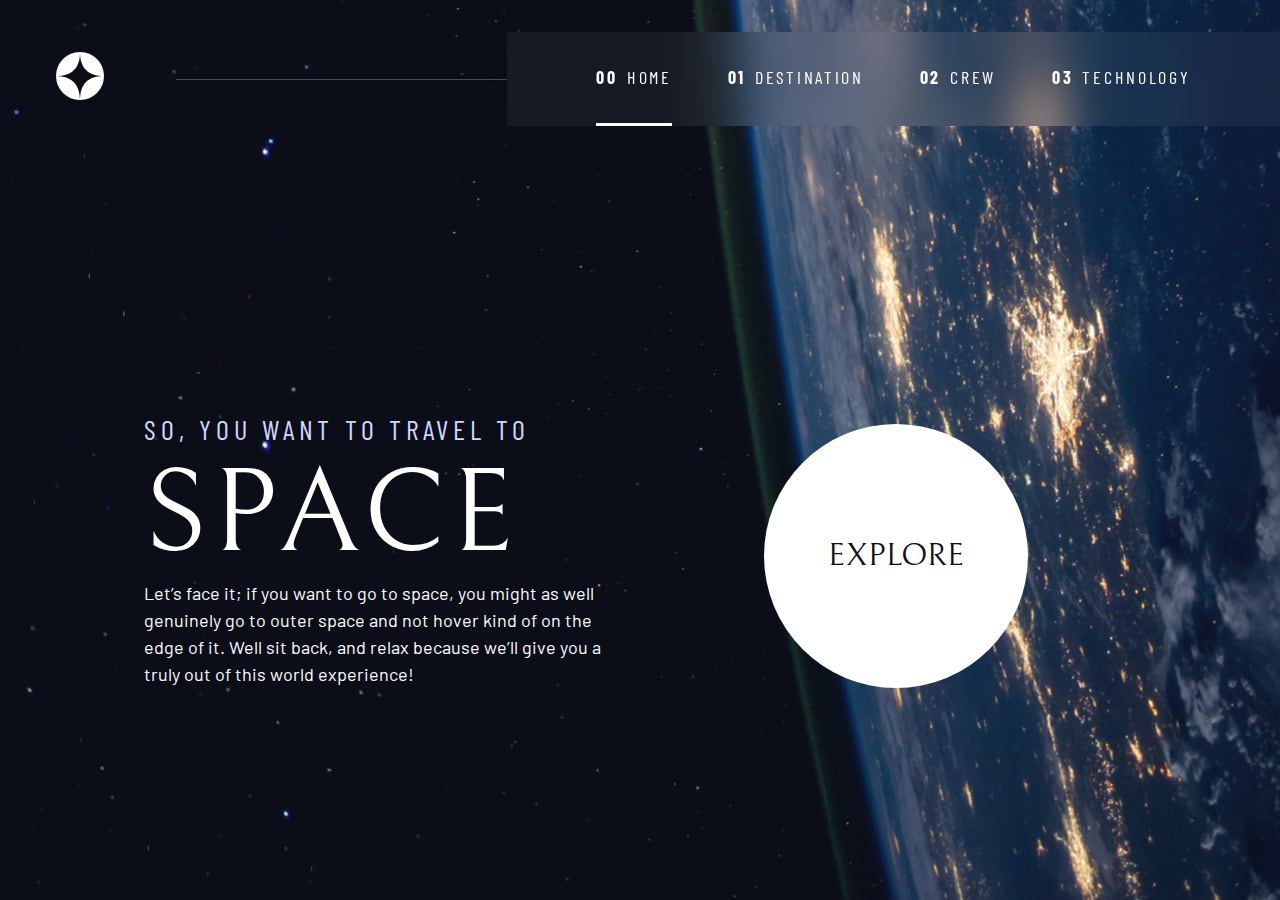
<file: index.html>
<!DOCTYPE html>
<html lang="en">
<head>
  <meta charset="UTF-8">
  <meta name="viewport" content="width=device-width, initial-scale=1.0">

  <link rel="icon" type="image/png" sizes="32x32" href="imgs/favicon-32x32.png">
  <!-- Google fonts -->
  <link rel="preconnect" href="https://fonts.googleapis.com">
  <link rel="preconnect" href="https://fonts.gstatic.com" crossorigin>
  <link href="https://fonts.googleapis.com/css2?family=Barlow+Condensed:wght@400;700&family=Bellefair&family=Barlow:wght@400;700&display=swap"
      rel="stylesheet">
      
  <!-- Our custom CSS -->
  <link rel="stylesheet" href="index.css">
  <title>Travel to Space</title>
  <script src="index.js" defer></script>
</head>
<body class="home">
  <a class="skip-to-content" href="#main">Skip to content</a>
  <header class="primary-header flex">
    <div>
      <img src="imgs/logo.svg" alt="space tourism logo" class="logo">
    </div>
    <button class="mobile-nav-toggle" aria-controls="primary-navigation"><span class="sr-only" aria-expanded="false">Menu</span></button>
    <nav>
        <ul id="primary-navigation" data-visible="false" class="primary-navigation underline-indicators flex">
            <li class="active"><a class="ff-sans-cond uppercase text-white letter-spacing-2" href="index.html"><span aria-hidden="true">00</span>Home</a>
            <li><a class="ff-sans-cond uppercase text-white letter-spacing-2" href="destination.html"><span aria-hidden="true">01</span>Destination</a>
            <li><a class="ff-sans-cond uppercase text-white letter-spacing-2" href="crew.html"><span aria-hidden="true">02</span>Crew</a>
            <li><a class="ff-sans-cond uppercase text-white letter-spacing-2" href="technology.html"><span aria-hidden="true">03</span>Technology</a>
        </ul>
    </nav>
  </header>
  
  <main id="main" class="grid-container grid-container--home">
    <div>
      <h1 class="text-accent fs-500 ff-sans-cond uppercase letter-spacing-1">So, you want to travel to
      <span class="d-block fs-900 ff-serif text-white">Space</span></h1>
      
      <p>Let’s face it; if you want to go to space, you might as well genuinely go to 
      outer space and not hover kind of on the edge of it. Well sit back, and relax 
      because we’ll give you a truly out of this world experience! </p>
    </div>
    <div>
      <a href="#" class="large-button uppercase ff-serif text-dark bg-white">Explore</a>
    </div>
  </main>


</body>
</html>
</file>
<file: index.css>
/* Custom properties   */

:root {
    /* colors */
    --clr-dark: 230 35% 7%;
    --clr-light: 231 77% 90%;
    --clr-white: 0 0% 100%;
    
    /* font-sizes */
    --fs-900: clamp(5rem, 8vw + 1rem, 9.375rem);
    --fs-800: 3.5rem;
    --fs-700: 1.5rem;
    --fs-600: 1rem;
    --fs-500: 1rem;
    --fs-400: 0.9375rem;
    --fs-300: 1rem;
    --fs-200: 0.875rem;
    
    /* font-families */
    --ff-serif: "Bellefair", serif;
    --ff-sans-cond: "Barlow Condensed", sans-serif;
    --ff-sans-normal: "Barlow", sans-serif;
}

@media (min-width: 35em) {
    :root {
        --fs-800: 5rem;
        --fs-700: 2.5rem;
        --fs-600: 1.5rem;
        --fs-500: 1.25rem;
        --fs-400: 1rem;
    }
}

@media (min-width: 45em) {
    :root {
        /* font-sizes */
        --fs-800: 6.25rem;
        --fs-700: 3.5rem;
        --fs-600: 2rem;
        --fs-500: 1.75rem;
        --fs-400: 1.125rem;
    }
}


/*     Reset     */


/*  Box sizing  */
*,
*::before,
*::after {
    box-sizing: border-box;
}

/*  Reset margins  */
body,
h1,
h2,
h3,
h4,
h5,
p,
figure,
picture {
    padding: 0;
    margin: 0; 
}

h1,
h2,
h3,
h4,
h5,
h6,
p {
    font-weight: 400;
}

/*  Body Setup  */
body {
    font-family: var(--ff-sans-normal);
    font-size: var(--fs-400);
    color: hsl( var(--clr-white) );
    background-color: hsl( var(--clr-dark) );
    line-height: 1.5;
    min-height: 100vh;
    
    display: grid;
    grid-template-rows: min-content 1fr;
    
    overflow-x: hidden;
}


/*  Elements  */
input,
button,
textarea,
select {
    font: inherit;
}

/*  Accessibility- stops animations for users who've turned them off  */
@media (prefers-reduced-motion: reduce) {  
  *,
  *::before,
  *::after {
    animation-duration: 0.01ms !important;
    animation-iteration-count: 1 !important;
    transition-duration: 0.01ms !important;
    scroll-behavior: auto !important;
  }
}

/*     Utility classes     */

/*  general  */

.flex {
    display: flex;
    gap: var(--gap, 1rem);
}

.grid {
    display: grid;
    gap: var(--gap, 1rem);
}

.d-block {
    display: block;
}

.flow > *:where(:not(:first-child)) {
    margin-top: var(--flow-space, 1rem);
}

.flow-space--small{
    --flow-space:  0.5rem;
}

.container {
    padding-inline: 2em;
    margin-inline: auto;
    max-width: 80rem;
}

.grid-container {
    text-align: center;
    display: grid;
    place-items: center;
    padding-inline: 1rem;
    padding-bottom: 3.5rem;

}

.grid-container p:not([class]) {
    max-width: 50ch;

}

/* accessibility */
.sr-only {
  position: absolute; 
  width: 1px;
  height: 1px;
  padding: 0;
  margin: -1px; 
  overflow: hidden;
  clip: rect(0, 0, 0, 0);
  white-space: nowrap; /* added line */
  border: 0;
}

.skip-to-content{
    position: absolute;
    z-index: 500;
    background-color: hsl(var(--clr-white));
    color: hsl(var(--clr-dark));
    padding: 0.5em 1em;
    margin-inline:  auto;
    transform: translateY(-100%);
    transition: transform 500ms ease-in-out;
}

.skip-to-content:focus{
    transform: translateY(0);
}

/*  colors  */

.bg-dark { background-color: hsl( var(--clr-dark) );}
.bg-accent { background-color: hsl( var(--clr-light) );}
.bg-white { background-color: hsl( var(--clr-white) );}
.bg-transparent{background: transparent;}

.text-dark { color: hsl( var(--clr-dark) );}
.text-accent { color: hsl( var(--clr-light));}
.text-white { color: hsl( var(--clr-white));}

/*  typography  */

.ff-serif { font-family: var(--ff-serif); } 
.ff-sans-cond { font-family: var(--ff-sans-cond); } 
.ff-sans-normal { font-family: var(--ff-sans-normal); } 

.letter-spacing-1 { letter-spacing: 4.75px; } 
.letter-spacing-2 { letter-spacing: 2.7px; } 
.letter-spacing-3 { letter-spacing: 2.35px; } 

.uppercase { text-transform: uppercase; }

.fs-900 { font-size: var(--fs-900); }
.fs-800 { font-size: var(--fs-800); }
.fs-700 { font-size: var(--fs-700); }
.fs-600 { font-size: var(--fs-600); }
.fs-500 { font-size: var(--fs-500); }
.fs-400 { font-size: var(--fs-400); }
.fs-300 { font-size: var(--fs-300); }
.fs-200 { font-size: var(--fs-200); }

.fs-900,
.fs-800,
.fs-700,
.fs-600 {
    line-height: 1.1;
}

.numbered-title {
    font-family: var(--ff-sans-cond);
    font-size: var(--fs-500);
    text-transform: uppercase;
    letter-spacing: 4.72px; 
}

.numbered-title span {
    margin-right: .5em;
    font-weight: 700;
    color: hsl( var(--clr-white) / .25);
}



/*     Compontents     */

.large-button {
    font-size: 2rem;
    position: relative;
    z-index: 1;
    display: inline-grid;
    place-items: center;
    padding: 0 2em;
    border-radius: 50%;
    aspect-ratio: 1;
    text-decoration: none;
}

.large-button::after {
    content: '';
    position: absolute;
    z-index: -1;
    width: 100%;
    height: 100%;
    background: hsl( var(--clr-white) / .1);
    border-radius: 50%;
    opacity: 0;
    transition: opacity 500ms linear, transform 750ms ease-in-out;
}
 
.large-button:hover::after,
.large-button:focus::after {
    opacity: 1;
    transform: scale(1.5);
}

/*  primary-header  */

.logo {
    margin: 1.5rem clamp(1.5rem, 5vw, 3.5rem);
}

.primary-header {
    justify-content: space-between;
    align-items: center;
}

.primary-navigation {
    --gap: clamp(1.5rem, 5vw, 3.5rem);
    --underline-gap: 2rem;
    list-style: none;
    padding: 0;
    margin: 0;
    background: hsl( var(--clr-white) / 0.05);
    backdrop-filter: blur(1.5rem);
}

.primary-navigation a {
    text-decoration: none;
}

.primary-navigation a > span {
    font-weight: 700;
    margin-right: .5em;
}

.mobile-nav-toggle {
    display: none;
}

.underline-indicators > * {
    cursor: pointer;
    padding: var(--underline-gap, 0.5rem) 0;
    border: 0;
    border-bottom: .2rem solid hsl( var(--clr-white) / 0 );
}

.underline-indicators > *:hover,
.underline-indicators > *:focus {
    border-color: hsl( var(--clr-white) / .5);
}

.underline-indicators > .active,
.underline-indicators > [aria-selected="true"] {
    color: hsl( var(--clr-white) / 1);
    border-color: hsl( var(--clr-white) / 1); 
}

.tab-list {
    --gap: 2rem;
}

.dot-indicators > * {
    cursor: pointer;
    border: 0;
    border-radius: 50%;
    padding: .5em;
    background-color: hsl( var(--clr-white) / .25);
}
 
.dot-indicators > *:hover,
.dot-indicators > *:focus { 
    background-color: hsl( var(--clr-white) / .5);
}

.dot-indicators > [aria-selected="true"] {
    background-color: hsl( var(--clr-white) / 1); 
}

.number-indicators > *{
    cursor: pointer;
    border: 1px solid hsl(var(--clr-white) / 0.2);
    border-radius: 50%;
    height: 4.5rem;
    width: 4.5rem;
}

.number-indicators > *:hover,
.number-indicators > *:focus{
    border: 1px solid hsl(var(--clr-white));
}

.number-indicators > [aria-selected="true"]{
    background-color: hsl(var(--clr-white));
    color: hsl(var(--clr-dark));
}

/*     Page specific background     */

body {
    background-size: cover;
    background-position: bottom center;
}

/*  Home Page  */
.home {
    background-image: url("imgs/mobileBackground.jpg");
}

/*  Home page Media Queries  */

@media only screen and (min-width: 768px) {
    .home {
        background-position: center center;
        background-image: url("imgs/tabletBackground.jpg");
    }
}

@media only screen and (max-width: 768px) {
    .primary-navigation {
        --underline-gap: .5rem;
        position: fixed;
        z-index: 1000;
        inset: 0 0 0 30%;
        list-style: none; 
        padding: min(20rem, 15vh) 2rem;
        margin: 0;
        flex-direction: column;
        transform: translateX(100%);
        transition: transform 500ms ease-in-out;
    }
    
    .primary-navigation[data-visible="true"] {
        transform: translateX(0);
    }
    
    .primary-navigation.underline-indicators > .active {
       border: 0;
    }
    
    .mobile-nav-toggle {
        display: block;
        position: absolute;
        z-index: 2000;
        right: 1rem;
        top: 2rem;
        background: transparent;
        background-image: url(imgs/icon-hamburger.svg);
        background-repeat: no-repeat;
        background-position: center;
        width: 1.5rem;
        aspect-ratio: 1;
        border: 0;
    }
    
    .mobile-nav-toggle[aria-expanded="true"] {
        background-image: url(imgs/icon-close.svg);
    }
    
    .mobile-nav-toggle:focus-visible {
        outline: 5px solid white;
        outline-offset: 5px;
    }
    
}

@media only screen and (min-width: 768px) {
    .primary-navigation {
        padding-inline: clamp(3rem, 7vw, 7rem);
    }
    .grid-container--home {
        margin: 2rem;
    }
    .grid-item--home{
        margin:  2rem 0;
    }
}

@media (min-width: 768px) and (max-width: 992px) {
    .primary-navigation a > span {
        display: none;
    }
}

@media only screen and (min-width: 992px) {
    .home {
        background-image: url("imgs/desktopBackground.jpg");
    }    
    .grid-container--home {
        text-align: left;
        column-gap: var(--container-gap, 2rem);
        grid-template-columns: minmax(1rem, 1fr) repeat(2, minmax(0, 30rem)) minmax(1rem, 1fr);
    }
    
    .grid-container--home > *:first-child {
        grid-column: 2;
    }

    .grid-container--home > *:last-child {
        grid-column: 3;
    }
    
    .grid-container--home {
        padding-bottom: max(6rem, 20vh);
        align-items: end;
    }
    
     .primary-header::after {
         content: '';
         display: block;
         position: relative;
         height: 1px;
         width: 100%;
         margin-right: -2.5rem;
         background: hsl( var(--clr-white) / .25);
         order: 1;
     }
     
    nav {
        order: 2;
    }
    
    .primary-navigation {
        margin-block: 2rem;
    }
        .grid-container--home > *:first-child {
        grid-column: 2;
    }

    .grid-container--home > *:last-child {
        grid-column: 3;
    }
    
    .grid-container--home {
        padding-bottom: max(6rem, 20vh);
        align-items: end;
    }
} 

/*  Destination Page  */
.destination{
    background-image: url("imgs/destination/background-destination-mobile.jpg");
    background-position: center center;
}  

.grid-container--destination {
    text-align: center;
    display: grid;
    place-items: center;
    padding-inline: 1rem;
    padding-bottom: 3.5rem;
    --flow-space: 2rem;
    grid-row-gap: 2.5rem;
    grid-template-areas: 
        'title'
        'image'
        'tabs'
        'content';
}

.destination-picture {
    grid-area: image;
    max-width: 60%;
    align-self: start;
}

.tab-list {
    grid-area: tabs;
    --gap: 3rem;
}

.destination-content {
    grid-area: content;
    padding-inline: 2rem;
}

.travel {
    flex-direction: column;
    border-top: 1px solid hsl( var(--clr-white) / .1);
    padding-top: 2.5rem;
    margin-top: 2.5rem;
}


/*  Destination Page Media Queries  */
@media only screen and (min-width: 768px) {
    .destination{
        background-image: url("imgs/destination/background-destination-tablet.jpg");
        background-position: center center;
    }  

    .travel {
        flex-direction: row;
        justify-content: space-evenly;
    }

    .numbered-title{
        justify-self: start;
        margin-top: 2rem;
    }

    .destination-content{
        padding-inline: 4.5rem;
    }
}


@media only screen and (min-width: 992px){
    .grid-container--destination {
        grid-template-areas: 
            'title title'
            'image tabs'
            'image content';
        grid-template-columns: 52% 48%;
        grid-column-gap: 2rem;
        grid-row-gap: 1.5rem;
        margin: 0 1.5rem 0 0;

    }

    .destination-picture{
        max-width: 90%;
    }

    .destination-title{
        margin: 2rem 0 0 2rem;
        padding: 0 0 4rem 0;
    }

    .tab-list{
        --gap: 2rem;
    }

    .destination-content {
        text-align: left;
    }

    .destination-content{
        padding-inline: 0;
    }

    .destination-picture{
        max-width: 90%;
    }

    .travel{
        justify-content: start;
        gap: var(--gap, 5rem);
    }

}


/*  Crew Page  */

.grid-container--crew{
    --flow-space: 2rem;
    grid-template-areas: 
    'image'
    'title'
    'dots'
    'content';
}

.crew-picture {
    grid-area: image;
    border-bottom: 1px solid hsl(var(--clr-white) / 0.1);
}

.grid-container--crew > .dot-indicators {
    grid-area: dots;
    padding: 1rem 0 1.5rem 0;
}

.grid-container--crew > .crew-info {
    grid-area: content;
}

.crew{
    background-image: url("imgs/crew/background-crew-mobile.jpg");
    background-repeat: no-repeat;
    background-size: cover;
    background-position: center;
}

.crew-title{
    color: hsl( var(--clr-white) / 0.5);
    padding: 0 0 1rem 0;
}

/*  Crew Page Media Queries  */
@media only screen and (min-width: 768px) {
    .crew {
        background-position: center center;
        background-image: url("imgs/crew/background-crew-tablet.jpg");
    }

    .grid-container--crew{
        padding-bottom: 0;
        grid-template-areas: 
        'title'
        'content'
        'dots'
        'image';
    }

    .title{
        justify-self: flex-start;
    }


    .crew-paragraph{
        padding-inline: 11rem;
    }
}

@media only screen and (min-width: 992px){
    .crew{
        background-image: url("imgs/crew/background-crew-desktop.jpg");
        background-size: cover;
        background-position: center;
    }

    .grid-container--crew{
      grid-template-areas: 
        "title image"
        "content image" 
        "dots image";
        text-align: left;
        margin-inline: 2rem;
        grid-template-columns: 60% 40%;
        grid-template-rows: 26% 37% 37%;
    }

    .grid-container--crew > .dot-indicators{
        justify-self: start;
        padding: 0;
        margin: -2rem 0 0 0;
    }

    .title{
        align-self: start;
    }

    .crew-paragraph{
        padding: 0 7rem 2rem 0;
    }

    .crew-picture {
        grid-area: image;
        border-bottom: 1px solid hsl(var(--clr-white) / 0.1);
        margin: 0 2rem 0 0;
        align-self: end;
    }

    .crew-info{
        align-self: start;
    }
}

/*  Technology  */

.technology {
    background-position: center;
    background-image: url("imgs/technology/background-technology-mobile.jpg");
    background-repeat: no-repeat;
    background-size: cover;
}

.grid-container--technology{
    display: grid;
    text-align: center;
    padding: 0;
    grid-template-areas: 
    "title"
    "image"
    "dotnumbers"
    "content";
    text-align: center;
    place-items: center;
    padding-bottom: 3.5rem;
}

.title {
    grid-area: title;
    justify-self: center;
    padding-bottom: 2rem;
    letter-spacing: 2.35px;

}

.numbers {
  grid-area: dotnumbers;
  padding: 2rem 0;
}

.content {
  grid-area: content;
  padding-inline: 2rem;
}

.technology-image {
  grid-area: image;
  width: 100%;
  height: auto;
}

.technology-paragraph{
    margin-top: var(--flow-space, 1rem);
    padding-inline: 2rem;
}

.technology{
    margin-bottom: var(--flow-space, 1rem);
}

/*  Technology Media Queries  */

@media only screen and (min-width: 768px) {
    .technology {
        background-position: center center;
        background-image: url("imgs/technology/background-technology-tablet.jpg");
    }

    .grid-container--technology{
        padding: 0;
        margin: 0;
        padding-inline: 0;
    }

    .title{
        justify-self: start;
        padding: 0 0 4rem 2.75rem;
    }

    .technology-paragraph{
        padding-inline: 5rem;
    }

    .technology-image{
        padding: 0;
        margin-right: -0.5rem;
    }


}

@media only screen and (min-width: 1200px){
    .technology{
        background-image: url("imgs/technology/background-technology-desktop.jpg");
        background-size: cover;
        background-position: center;
    }

    .grid-container--technology {
        display: grid;
        margin: 0 0 2rem 6rem;
        padding: 0;
        grid-template-areas: 
        'title title title title title title' 
        'dotnumbers content content image image image' ;
        text-align: left;
        grid-template-columns: 7% 27% 27% 13% 13% 13%;

    }

    .title{
        justify-self: start;
        padding: 0;
    }

    .terminology{
        padding: 0 0 1rem 0;
    }

    .numbers{
        flex-direction: column;
        gap: var(--gap, 2rem);
    }

    .technology-image{
        height: 100%;
        width: auto;
    }

    .content{
        padding: 0 0 0 0;
        margin: 0 2rem 0 4rem;

    }

    .technology-paragraph{
        padding: 0 6rem 0 0;
    }

    #launch-image{
        content: url("imgs/technology/image-launch-vehicle-portrait.jpg");
    }

    #spaceport-image{
        content: url("imgs/technology/image-spaceport-portrait.jpg");
    }

    #space-capsule-image{
        content: url("imgs/technology/image-space-capsule-portrait.jpg");
    }

    .technology-image{
        height: 100%;
        width: 100%;
    }
}
</file>
